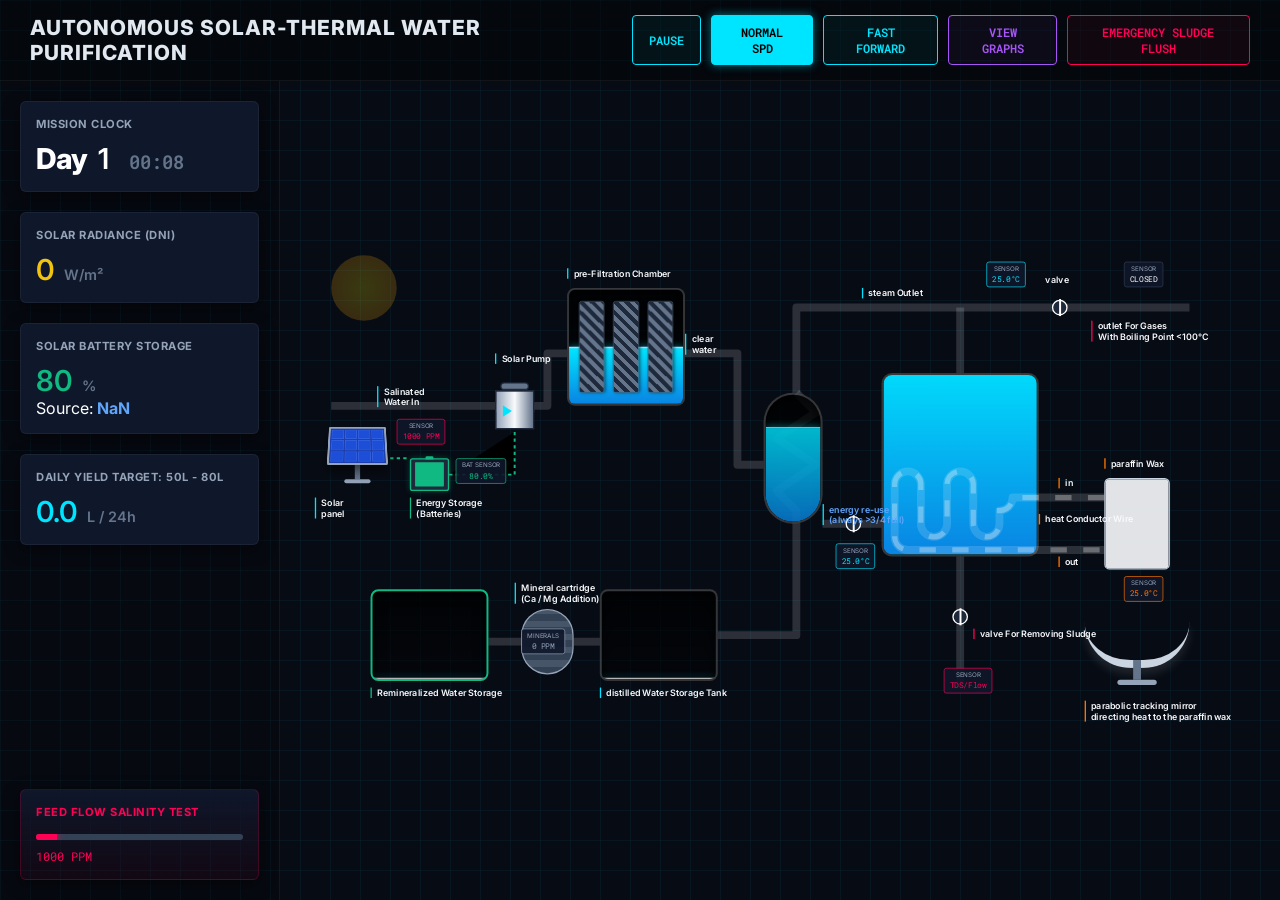
<file: simulation_working/webapp/index.html>
<!DOCTYPE html>
<html lang="en">
<head>
    <meta charset="UTF-8">
    <meta name="viewport" content="width=device-width, initial-scale=1.0">
    <title>Autonomous Solar-Thermal Water Purification</title>
    <link href="https://fonts.googleapis.com/css2?family=Roboto+Mono:wght@500;700&family=Inter:wght@400;500;700;800&display=swap" rel="stylesheet">
    <style>
        :root {
            --bg-dark: #070b14;
            --panel-bg: rgba(15, 23, 42, 0.6);
            --water: #00E5FF;
            --water-flow: #0984E3;
            --steam: #DFE6E9;
            --heat: #FF7600;
            --solar: #F1C40F;
            --warn: #FF0055;
            --text-main: #FFFFFF;
            --font-ui: 'Inter', sans-serif;
            --font-tech: 'Roboto Mono', monospace;
        }

        * { margin: 0; padding: 0; box-sizing: border-box; }
        
        body {
            background-color: var(--bg-dark);
            color: var(--text-main);
            font-family: var(--font-ui);
            height: 100vh;
            display: flex;
            flex-direction: column;
            overflow: hidden;
            background-image: 
                linear-gradient(rgba(0, 229, 255, 0.05) 1px, transparent 1px),
                linear-gradient(90deg, rgba(0, 229, 255, 0.05) 1px, transparent 1px);
            background-size: 30px 30px;
        }

        /* ----- TOP NAVBAR ----- */
        .navbar {
            display: flex;
            justify-content: space-between;
            align-items: center;
            padding: 15px 30px;
            background: rgba(0,0,0,0.4);
            border-bottom: 1px solid rgba(255,255,255,0.05);
            z-index: 100;
        }

        .navbar h1 {
            font-size: 1.3rem;
            font-weight: 800;
            text-transform: uppercase;
            letter-spacing: 1px;
            color: #E2E8F0;
        }

        .controls { display: flex; gap: 10px; }
        .btn { 
            padding: 8px 16px; 
            background: rgba(0,229,255,0.05); 
            border: 1px solid var(--water); 
            color: var(--water); 
            border-radius: 4px; 
            cursor: pointer; 
            font-weight: 600; 
            text-transform: uppercase; 
            font-size: 0.75rem; 
            transition: 0.2s;
            font-family: var(--font-tech);
        }
        .btn:hover, .btn.active { background: var(--water); color: #000; box-shadow: 0 0 10px rgba(0,229,255,0.5); }
        
        .btn-warn { border-color: var(--warn); color: var(--warn); background: rgba(255,0,85,0.05); }
        .btn-warn:hover { background: var(--warn); color: #fff; box-shadow: 0 0 10px rgba(255,0,85,0.5); }

        .btn-graph { border-color: #a855f7; color: #a855f7; background: rgba(168,85,247,0.05); }
        .btn-graph:hover { background: #a855f7; color: #fff; box-shadow: 0 0 10px rgba(168,85,247,0.5); }

        /* ----- LAYOUT ----- */
        .main-container {
            display: flex;
            flex: 1;
            position: relative;
            overflow: hidden;
        }

        /* ----- LEFT SIDEBAR ----- */
        .sidebar {
            width: 280px;
            padding: 20px;
            display: flex;
            flex-direction: column;
            gap: 20px;
            border-right: 1px solid rgba(255,255,255,0.05);
            background: rgba(0,0,0,0.2);
            z-index: 100;
        }

        .panel {
            background: #0f172a;
            border: 1px solid rgba(255,255,255,0.05);
            border-radius: 6px;
            padding: 15px;
            box-shadow: 0 4px 15px rgba(0,0,0,0.5);
        }

        .panel-title {
            font-size: 0.7rem;
            color: #94a3b8;
            text-transform: uppercase;
            font-weight: 700;
            margin-bottom: 10px;
            letter-spacing: 0.5px;
        }

        .panel-value {
            font-family: var(--font-ui);
            font-size: 1.8rem;
            font-weight: 800;
            color: #fff;
            display: flex;
            align-items: baseline;
            gap: 5px;
        }

        .panel-value span {
            font-size: 1rem;
            color: #64748b;
            font-weight: 600;
        }

        .val-solar { color: var(--solar); }
        .val-yield { color: var(--water); }
        .val-battery { color: #10B981; }

        .salinity-panel {
            margin-top: auto;
            border-color: rgba(255,0,85,0.2);
            background: linear-gradient(180deg, #0f172a 0%, rgba(255,0,85,0.05) 100%);
        }
        
        .salinity-panel .panel-title { color: var(--warn); }
        
        .salinity-bar-bg {
            height: 6px;
            background: #334155;
            border-radius: 3px;
            margin-top: 15px;
            position: relative;
            overflow: hidden;
        }
        .salinity-bar-fill {
            height: 100%;
            background: var(--warn);
            width: 50%;
            box-shadow: 0 0 10px var(--warn);
            transition: width 0.3s ease;
        }
        .salinity-val {
            font-family: var(--font-tech);
            font-size: 0.75rem;
            color: var(--warn);
            margin-top: 8px;
        }

        /* ----- MAIN SCHEMATIC CANVAS ----- */
        .canvas-wrapper {
            flex: 1;
            display: flex;
            justify-content: center;
            align-items: center;
            position: relative;
            overflow: hidden;
        }

        .diagram-stage {
            width: 1450px; /* slightly wider to give padding on the right */
            height: 800px;
            position: absolute;
            left: 50%;
            top: 50%;
            transform-origin: center center;
        }

        /* SVG Layout */
        .svg-board { position: absolute; top:0; left:0; width:100%; height:100%; pointer-events: none; z-index: 1;}
        .pipe { fill:none; stroke: rgba(255,255,255,0.15); stroke-width: 12; stroke-linejoin: round; }
        
        .flow { fill:none; stroke-width: 8; stroke-dasharray: 12 12; animation: flowAnim 1s linear infinite; }
        .f-water { stroke: var(--water); filter: drop-shadow(0 0 5px var(--water)); }
        .f-steam { stroke: var(--steam); filter: drop-shadow(0 0 6px var(--steam)); animation-duration: 0.6s; stroke-dasharray: 15 15; }
        .f-heat { stroke: var(--heat); filter: drop-shadow(0 0 10px var(--heat)); stroke-dasharray: 20 20; animation-duration: 2s; }
        .f-ray { stroke: rgba(241, 196, 15, 0.4); stroke-width: 3; }
        .f-dirty { stroke: #8B4513; animation-duration: 0.4s; }
        .f-battery { stroke: #10B981; stroke-width: 3; stroke-dasharray: 5 5; }
        
        @keyframes flowAnim { to { stroke-dashoffset: -24; } }

        /* HARDWARE COMPONENTS CSS */
        .hw { position: absolute; z-index: 5; }

        /* Sun */
        .hw-sun { left: 40px; top: 40px; width: 100px; height: 100px; border-radius: 50%; background: radial-gradient(#FFF700, #FF8C00); box-shadow: 0 0 60px #FF8C00; }

        /* Solar Panel */
        .hw-solar-panel { left: 30px; top: 300px; width: 100px; height: 100px; display: flex; flex-direction: column; align-items: center; }
        .sp-board { width: 90px; height: 60px; background: #1e40af; border: 3px solid #94a3b8; border-radius: 2px; display: grid; grid-template-columns: repeat(4, 1fr); grid-template-rows: repeat(3, 1fr); gap: 2px; padding: 2px; transform: perspective(200px) rotateX(15deg); box-shadow: 0 10px 15px rgba(0,0,0,0.5); }
        .sp-cell { background: #1d4ed8; border: 1px solid rgba(255,255,255,0.1); }
        .sp-stand { width: 8px; height: 25px; background: #64748b; margin-top: -3px; }
        .sp-base { width: 40px; height: 6px; background: #94a3b8; border-radius: 3px; }

        /* Solar Battery */
        .hw-battery { left: 160px; top: 350px; width: 60px; height: 50px; background: #1e293b; border: 2px solid #10B981; border-radius: 4px; display: flex; flex-direction: column; align-items: center; justify-content: center; box-shadow: 0 0 10px rgba(16, 185, 129, 0.3); }
        .bat-term { width: 12px; height: 5px; background: #10B981; border-radius: 2px 2px 0 0; position: absolute; top: -5px; }
        .bat-fill { width: 80%; height: 70%; background: #10B981; border-radius: 1px; transition: height 0.5s; position: absolute; bottom: 5px; }

        /* Parabolic Mirror */
        .hw-mirror { left: 1190px; top: 600px; width: 160px; height: 70px; border-bottom: 12px solid #cbd5e1; border-radius: 0 0 160px 160px; box-shadow: 0 10px 15px rgba(255,255,255,0.1); display: flex; flex-direction: column; align-items: center; justify-content: flex-end; }
        .mirror-stand { width: 12px; height: 30px; background: #64748b; position: absolute; top: 100%; left: 50%; transform: translateX(-50%); }
        .mirror-base { width: 60px; height: 8px; background: #94a3b8; border-radius: 4px; position: absolute; top: calc(100% + 30px); left: 50%; transform: translateX(-50%); }
        
        /* Solar Pump - Real-looking */
        .hw-pump { left: 290px; top: 230px; width: 60px; height: 80px; display: flex; flex-direction: column; align-items: center; justify-content: center; }
        .p-cap { width: 44px; height: 12px; background: #64748b; border: 2px solid #1e293b; border-radius: 6px; z-index: 2;}
        .p-body { width: 60px; height: 60px; background: linear-gradient(90deg, #94a3b8, #f8fafc, #64748b); border: 2px solid #1e293b; z-index: 1;}
        .p-pipe-cross { position: absolute; width:100%; height:12px; top: 38px; background: #334155; z-index:0;}

        /* Tanks Standard */
        .tank { border: 3px solid rgba(255,255,255,0.2); border-radius: 8px; background: linear-gradient(180deg, rgba(0,0,0,0.8), rgba(0,0,0,0.4)); overflow: hidden; box-shadow: inset 0 0 20px rgba(0,0,0,0.8); }
        .t-water { width: 100%; position: absolute; bottom: 0; background: linear-gradient(0deg, #0984E3, #00E5FF); transition: height 0.5s; border-top: 2px solid rgba(255,255,255,0.7); box-shadow: 0 -2px 10px rgba(0,229,255,0.4); }

        .hw-filter { left: 400px; top: 90px; width: 180px; height: 180px; border-radius: 12px; }
        .mesh-rods { position: absolute; top: 10%; left: 5%; width: 90%; height: 80%; display: flex; justify-content: space-around; z-index: 2; }
        .mesh-rod { width: 25%; height: 100%; border: 1px solid #475569; background: repeating-linear-gradient(45deg, #1e293b, #1e293b 6px, #64748b 6px, #64748b 12px); border-radius: 4px; box-shadow: 2px 0 5px rgba(0,0,0,0.5); }

        .hw-condenser { left: 700px; top: 250px; width: 90px; height: 200px; border-radius: 45px; }
        .hw-storage { left: 450px; top: 550px; width: 180px; height: 140px; border-radius: 12px; }
        .hw-mineral { left: 330px; top: 580px; width: 80px; height: 100px; border: 2px solid #94a3b8; border-radius: 40px; background: repeating-linear-gradient(0deg, #334155, #334155 10px, #475569 10px, #475569 20px); overflow: hidden; }
        .hw-storage-remin { left: 100px; top: 550px; width: 180px; height: 140px; border-radius: 12px; border-color: #10B981; }

        .hw-boiler { left: 880px; top: 220px; width: 240px; height: 280px; border-radius: 16px; }
        .f-wax-loop { fill:none; stroke-width: 8; stroke-dasharray: 25 25; animation: flowAnim 1.5s linear infinite; stroke: #f8fafc; transition: stroke 1s, filter 1s; }
        .steam-gas { position: absolute; top: 0; left: 0; width: 100%; height: 50%; background: radial-gradient(ellipse at top, rgba(223, 230, 233, 0.4) 0%, transparent 70%); animation: cloudPulse 2s infinite alternate; z-index: 1;}
        @keyframes cloudPulse { to { opacity: 0.6; transform: translateY(5px); } }
        .bubbles { position: absolute; bottom: 0; width: 100%; height: 100%; background-image: radial-gradient(circle, rgba(255,255,255,0.6) 2px, transparent 2px); background-size: 20px 25px; animation: boilAnim 0.5s linear infinite; z-index: 2; opacity:0; }
        @keyframes boilAnim { from {background-position: 0 25px;} to {background-position: 0 0;} }

        .hw-wax { left: 1220px; top: 380px; width: 100px; height: 140px; border-radius: 8px; border: 2px solid #cbd5e1; overflow: hidden; box-shadow: inset 0 0 15px rgba(0,0,0,0.3); background: rgba(255,255,255,0.05); }
        .wax-core { width: 100%; height: 100%; background: #f8fafc; transition: background 1s, box-shadow 1s; opacity: 0.9; }

        .t-valve { position: absolute; width: 24px; height: 24px; background: #1e293b; border: 2px solid #fff; border-radius: 50%; display: flex; justify-content: center; align-items: center; z-index: 10;}
        .t-valve::after { content: ''; width: 3px; height: 130%; background: #fff; transform: rotate(0deg); transition: 0.3s; }
        .t-valve.open::after { transform: rotate(90deg); background: var(--warn); }

        /* UI Pitch Labels */
        .ui-label {
            position: absolute;
            color: #f8fafc;
            font-size: 0.85rem;
            font-weight: 600;
            z-index: 50;
            white-space: nowrap;
        }

        .ui-label.has-line {
            border-left: 2px solid var(--water);
            padding-left: 8px;
        }

        .ui-label.heat-line { border-left-color: var(--heat); }
        .ui-label.warn-line { border-left-color: var(--warn); }
        .ui-label.bat-line { border-left-color: #10B981; }

        .sensor-box {
            position: absolute;
            background: rgba(15, 23, 42, 0.9);
            border: 1px solid var(--water);
            padding: 4px 8px;
            font-family: var(--font-tech);
            font-size: 0.75rem;
            color: var(--water);
            border-radius: 4px;
            z-index: 50;
            display: flex;
            flex-direction: column;
            align-items: center;
        }
        .sensor-box.heat { border-color: var(--heat); color: var(--heat); }
        .sensor-box.warn { border-color: var(--warn); color: var(--warn); }
        .sensor-box.bat { border-color: #10B981; color: #10B981; }
        .sensor-label { font-family: var(--font-ui); font-size: 0.6rem; color: #94a3b8; margin-bottom: 2px; text-transform: uppercase;}

        /* Modal for Graphs */
        .modal {
            display: none;
            position: fixed;
            top: 0; left: 0; width: 100%; height: 100%;
            background: rgba(0,0,0,0.85);
            z-index: 1000;
            justify-content: center;
            align-items: center;
        }
        .modal.active { display: flex; }
        .modal-content {
            background: #0f172a;
            padding: 20px;
            border-radius: 8px;
            border: 1px solid rgba(255,255,255,0.1);
            max-width: 90%;
            max-height: 90%;
            position: relative;
        }
        .modal-close {
            position: absolute; top: 10px; right: 15px;
            color: #fff; font-size: 24px; cursor: pointer;
            background: none; border: none;
        }
        .modal img { max-width: 100%; max-height: calc(90vh - 40px); object-fit: contain; }

        /* ----- RESPONSIVE ----- */
        @media (max-width: 1024px) {
            .main-container {
                flex-direction: column;
            }
            .sidebar {
                width: 100%;
                flex-direction: row;
                overflow-x: auto;
                padding: 10px;
                gap: 15px;
                border-right: none;
                border-bottom: 1px solid rgba(255,255,255,0.05);
            }
            .panel {
                flex: 0 0 auto;
                min-width: 220px;
            }
            .salinity-panel {
                margin-top: 0;
            }
        }
        @media (max-width: 768px) {
            .navbar {
                flex-direction: column;
                gap: 15px;
                text-align: center;
                padding: 15px;
            }
            .navbar h1 {
                font-size: 1.1rem;
            }
            .controls {
                flex-wrap: wrap;
                justify-content: center;
            }
            .btn {
                padding: 8px 12px;
                font-size: 0.7rem;
            }
        }

    </style>
</head>
<body>

    <!-- TOP NAVBAR -->
    <div class="navbar">
        <h1>Autonomous Solar-Thermal Water Purification</h1>
        <div class="controls">
            <button class="btn active" id="b-pause">Pause</button>
            <button class="btn" id="b-play">Normal Spd</button>
            <button class="btn" id="b-ff">Fast Forward</button>
            <button class="btn btn-graph" id="b-graph">View Graphs</button>
            <button class="btn btn-warn" id="b-flush">Emergency Sludge Flush</button>
        </div>
    </div>

    <div class="main-container">
        <!-- LEFT SIDEBAR -->
        <div class="sidebar">
            <div class="panel">
                <div class="panel-title">Mission Clock</div>
                <div class="panel-value">Day <span id="ui-day" style="color:#fff; font-size:1.8rem; margin: 0 5px;">1</span> <span id="ui-hr" style="font-size:1.2rem; font-family:var(--font-tech); margin-left:10px;">14:49</span></div>
            </div>
            
            <div class="panel">
                <div class="panel-title">Solar Radiance (DNI)</div>
                <div class="panel-value val-solar"><span id="ui-dni" style="color:var(--solar); font-size:1.8rem; margin-right:5px;">740</span> <span style="font-size:0.9rem;">W/m²</span></div>
            </div>

            <div class="panel">
                <div class="panel-title">Solar Battery Storage</div>
                <div class="panel-value val-battery"><span id="ui-bat" style="color:#10B981; font-size:1.8rem; margin-right:5px;">80</span> <span style="font-size:0.9rem;">%</span></div>
                <div class="panel-sub">Source: <span id="ui-power-source" style="color:#60A5FA; font-weight:bold;">SOLAR</span></div>
            </div>

            <div class="panel">
                <div class="panel-title">Daily Yield Target: 50L - 80L</div>
                <div class="panel-value val-yield"><span id="ui-yield" style="color:var(--water); font-size:1.8rem; margin-right:5px;">0.0</span> <span style="font-size:0.9rem;">L / 24h</span></div>
            </div>

            <div class="panel salinity-panel">
                <div class="panel-title">Feed Flow Salinity Test</div>
                <div class="salinity-bar-bg">
                    <div class="salinity-bar-fill" id="ui-tds-bar"></div>
                </div>
                <div class="salinity-val"><span id="ui-tds">4854</span> PPM</div>
            </div>
        </div>

        <!-- MAIN SCHEMATIC CANVAS -->
        <div class="canvas-wrapper">
            <div class="diagram-stage">
                
                <!-- SVG PIPES & FLOWS -->
                <svg class="svg-board" viewBox="0 0 1450 800">
                    <defs>
                        <marker id="arrow" viewBox="0 0 10 10" refX="5" refY="5" markerWidth="4" markerHeight="4" orient="auto-start-reverse">
                            <path d="M 0 0 L 10 5 L 0 10 z" fill="rgba(241, 196, 15, 0.8)" />
                        </marker>
                    </defs>
                    <path class="f-ray" id="ray-1" d="M 1210 590 L 1240 530" marker-end="url(#arrow)" />
                    <path class="f-ray" id="ray-2" d="M 1270 600 L 1270 530" marker-end="url(#arrow)" />
                    <path class="f-ray" id="ray-3" d="M 1330 590 L 1300 530" marker-end="url(#arrow)" />
                    
                    <!-- ray from sun to solar panel -->
                    <path class="f-ray" id="ray-4" d="M 80 140 L 70 300" marker-end="url(#arrow)" />

                    <!-- Battery wires -->
                    <path class="f-battery" d="M 130 350 L 160 350" />
                    <path class="f-battery" d="M 220 375 L 320 375 L 320 310" />

                    <path class="pipe" d="M 40 270 L 320 270" />
                    <path class="flow f-water" id="f-in" d="M 40 270 L 320 270" />

                    <path class="pipe" d="M 320 270 L 370 270 L 370 190 L 400 190" />
                    <path class="flow f-water" id="f-p2f" d="M 320 270 L 370 270 L 370 190 L 400 190" />

                    <path class="pipe" d="M 580 190 L 660 190 L 660 360 L 700 360" />
                    <path class="flow f-water" id="f-f2c" d="M 580 190 L 660 190 L 660 360 L 700 360" />

                    <path class="pipe" d="M 790 450 L 880 450" />
                    <path class="flow f-water" id="f-c2b" d="M 790 450 L 880 450" />

                    <path class="pipe" d="M 1000 220 L 1000 120" />
                    <path class="flow f-steam" id="f-steam-up" d="M 1000 220 L 1000 120" />

                    <path class="pipe" d="M 1000 120 L 750 120 L 750 250" />
                    <path class="flow f-steam" id="f-steam-cond" d="M 1000 120 L 750 120 L 750 250" />
                    
                    <path class="pipe" d="M 750 250 L 780 280 L 720 320 L 780 360 L 720 400 L 750 430 L 750 470" stroke-width="6" />
                    <path class="flow f-water" id="f-coil" style="stroke:#fff" d="M 750 250 L 780 280 L 720 320 L 780 360 L 720 400 L 750 430 L 750 470" stroke-width="4" />

                    <path class="pipe" d="M 1000 120 L 1350 120" />
                    <path class="flow f-steam" id="f-steam-vent" style="stroke: var(--warn); filter: drop-shadow(0 0 5px var(--warn));" d="M 1000 120 L 1350 120" />

                    <!-- Condenser to distilled storage -->
                    <path class="pipe" d="M 750 470 L 750 620 L 630 620" />
                    <path class="flow f-water" id="f-store" d="M 750 470 L 750 620 L 630 620" />

                    <!-- Distilled storage to mineral cartridge to remineralized storage -->
                    <path class="pipe" d="M 450 630 L 410 630" />
                    <path class="flow f-water" id="f-to-mineral" d="M 450 630 L 410 630" />
                    <path class="pipe" d="M 330 630 L 280 630" />
                    <path class="flow f-water" id="f-to-remin" d="M 330 630 L 280 630" />

                    <path class="pipe" d="M 1000 500 L 1000 700" />
                    <path class="flow f-dirty" id="f-drain" d="M 1000 500 L 1000 700" />
                </svg>

                <svg class="svg-board" viewBox="0 0 1450 800" style="z-index: 6;">
                    <path class="pipe" d="M 1220 410 L 1080 410 A 20 20 0 0 1 1060 430 L 1060 450 A 20 20 0 0 1 1020 450 L 1020 390 A 20 20 0 0 0 980 390 L 980 450 A 20 20 0 0 1 940 450 L 940 390 A 20 20 0 0 0 900 390 L 900 470 A 20 20 0 0 0 920 490 L 1220 490" stroke-width="14" />
                    <path class="flow f-wax-loop" id="f-wax-loop" d="M 1220 410 L 1080 410 A 20 20 0 0 1 1060 430 L 1060 450 A 20 20 0 0 1 1020 450 L 1020 390 A 20 20 0 0 0 980 390 L 980 450 A 20 20 0 0 1 940 450 L 940 390 A 20 20 0 0 0 900 390 L 900 470 A 20 20 0 0 0 920 490 L 1220 490" />
                </svg>

                <!-- HARDWARE DIVS -->
                <div class="hw hw-sun" id="d-sun"></div>
                
                <div class="hw hw-solar-panel">
                    <div class="sp-board">
                        <div class="sp-cell"></div><div class="sp-cell"></div><div class="sp-cell"></div><div class="sp-cell"></div>
                        <div class="sp-cell"></div><div class="sp-cell"></div><div class="sp-cell"></div><div class="sp-cell"></div>
                        <div class="sp-cell"></div><div class="sp-cell"></div><div class="sp-cell"></div><div class="sp-cell"></div>
                    </div>
                    <div class="sp-stand"></div>
                    <div class="sp-base"></div>
                </div>

                <div class="hw hw-battery">
                    <div class="bat-term"></div>
                    <div class="bat-fill" id="bat-level"></div>
                </div>

                <div class="hw hw-mirror">
                    <div class="mirror-stand"></div>
                    <div class="mirror-base"></div>
                </div>
                
                <div class="hw hw-pump">
                    <div class="p-cap"></div>
                    <div class="p-body">
                        <svg viewBox="0 0 24 24" fill="var(--water)" width="30" height="30" style="margin-top:15px;"><path d="M8 5v14l11-7z"/></svg>
                    </div>
                    <div class="p-pipe-cross"></div>
                </div>

                <div class="hw tank hw-filter">
                    <div class="t-water" id="lvl-filter" style="height: 60%;"></div>
                    <div class="mesh-rods">
                        <div class="mesh-rod"></div><div class="mesh-rod"></div><div class="mesh-rod"></div>
                    </div>
                </div>

                <div class="hw tank hw-condenser">
                    <div class="t-water" style="height: 75%; opacity: 0.8; border-radius: 0 0 45px 45px;"></div>
                </div>

                <div class="hw tank hw-boiler">
                    <div class="steam-gas" id="d-steam"></div>
                    <div class="bubbles" id="d-bubbles"></div>
                    <div class="t-water" id="lvl-boiler" style="height: 40%;"></div>
                </div>

                <div class="hw hw-wax">
                    <div class="wax-core" id="d-wax"></div>
                </div>

                <div class="hw tank hw-storage">
                    <div class="t-water" id="lvl-storage" style="height: 15%;"></div>
                </div>

                <div class="hw hw-mineral"></div>

                <div class="hw tank hw-storage-remin">
                    <div class="t-water" id="lvl-storage-remin" style="height: 12%;"></div>
                </div>

                <!-- VALVES -->
                <div class="t-valve" id="v-gas" style="left: 1140px; top: 108px;"></div>
                <div class="t-valve" id="v-warm" style="left: 825px; top: 438px;"></div>
                <div class="t-valve" id="v-sludge" style="left: 988px; top: 580px;"></div>

                <!-- LABELS -->
                <div class="ui-label has-line" style="top: 410px; left: 15px;">Solar<br>panel</div>
                <div class="ui-label has-line bat-line" style="top: 410px; left: 160px;">Energy Storage<br>(Batteries)</div>
                <div class="ui-label has-line heat-line" style="top: 720px; left: 1190px;">parabolic tracking mirror<br>directing heat to the paraffin wax</div>
                <div class="ui-label has-line" style="top: 60px; left: 400px;">pre-Filtration Chamber</div>
                
                <div class="ui-label has-line" style="top: 190px; left: 290px;">Solar Pump</div>
                <div class="ui-label has-line" style="top: 240px; left: 110px;">Salinated<br>Water In</div>
                
                <div class="ui-label has-line" style="top: 160px; left: 580px;">clear<br>water</div>
                
                <div class="ui-label has-line" style="top: 90px; left: 850px;">steam Outlet</div>
                
                <div class="ui-label has-line" style="top: 420px; left: 790px; color:#60A5FA;">energy re-use<br>(always &gt;3/4 full)</div>
                
                <div class="ui-label has-line" style="top: 700px; left: 450px;">distilled Water Storage Tank</div>
                <div class="ui-label has-line" style="top: 540px; left: 320px;">Mineral cartridge<br>(Ca / Mg Addition)</div>
                <div class="ui-label has-line" style="top: 700px; left: 100px; border-left-color:#10B981;">Remineralized Water Storage</div>
                
                <div class="ui-label has-line heat-line" style="top: 435px; left: 1120px;">heat Conductor Wire</div>
                <div class="ui-label has-line heat-line" style="top: 380px; left: 1150px;">in</div>
                <div class="ui-label has-line heat-line" style="top: 500px; left: 1150px;">out</div>
                <div class="ui-label has-line heat-line" style="top: 350px; left: 1220px;">paraffin Wax</div>
                
                <div class="ui-label" style="top: 70px; left: 1130px;">valve</div>
                <div class="ui-label has-line warn-line" style="top: 140px; left: 1200px;">outlet For Gases<br>With Boiling Point &lt;100°C</div>
                
                <div class="ui-label has-line warn-line" style="top: 610px; left: 1020px;">valve For Removing Sludge</div>

                <!-- SENSORS (Boxes) -->
                <div class="sensor-box" style="top: 50px; left: 1040px;">
                    <div class="sensor-label">SENSOR</div>
                    <div id="l-steam">100.0°C</div>
                </div>
                
                <div class="sensor-box" style="top: 50px; left: 1250px; color:var(--text-main); border-color:#334155;">
                    <div class="sensor-label">SENSOR</div>
                    <div id="l-vent">CLOSED</div>
                </div>

                <div class="sensor-box bat" style="top: 350px; left: 230px;">
                    <div class="sensor-label">BAT SENSOR</div>
                    <div id="l-bat">80.0%</div>
                </div>

                <div class="sensor-box" style="top: 480px; left: 810px;">
                    <div class="sensor-label">SENSOR</div>
                    <div id="l-warm">40.0°C</div>
                </div>
                
                <div class="sensor-box warn" style="top: 670px; left: 975px;">
                    <div class="sensor-label">SENSOR</div>
                    <div id="l-sludge">TDS/Flow</div>
                </div>
                
                <div class="sensor-box warn" style="top: 290px; left: 140px;">
                    <div class="sensor-label">SENSOR</div>
                    <div id="l-tds-sensor">8016 PPM</div>
                </div>
                
                <div class="sensor-box heat" style="top: 530px; left: 1250px;">
                    <div class="sensor-label">SENSOR</div>
                    <div id="l-wax-t">116.5°C</div>
                </div>

                <div class="sensor-box" style="top: 610px; left: 330px; border-color:#94a3b8; color:#94a3b8;">
                    <div class="sensor-label">MINERALS</div>
                    <div id="l-mineral">50 PPM</div>
                </div>

            </div>
        </div>
    </div>

    <!-- GRAPH MODAL -->
    <div class="modal" id="graph-modal">
        <div class="modal-content">
            <button class="modal-close" id="b-close-graph">&times;</button>
            <img src="../simulation_graphs.png" alt="Simulation Graphs" onerror="this.src='simulation_graphs.png'; this.onerror=null;">
        </div>
    </div>

    <script>
        function resize() {
            const wrap = document.querySelector('.canvas-wrapper');
            const stage = document.querySelector('.diagram-stage');
            const scale = Math.min(wrap.clientWidth / 1450, wrap.clientHeight / 800);
            stage.style.transform = `translate(-50%, -50%) scale(${scale * 0.95})`;
        }
        window.addEventListener('resize', resize);
        resize();

        // UI Controls
        const graphModal = document.getElementById('graph-modal');
        document.getElementById('b-graph').onclick = () => graphModal.classList.add('active');
        document.getElementById('b-close-graph').onclick = () => graphModal.classList.remove('active');

        // Simulation Linkage (Reading CSV data exported by python)
        let simData = [];
        let simIndex = 0;
        let loopCount = 0;
        let isRunning = false;
        let speedMultiplier = 1;

        async function loadSimulationData() {
            try {
                // Try parent dir first, then current dir
                let resp = await fetch('../simulation_results.csv');
                if(!resp.ok) resp = await fetch('simulation_results.csv');
                if(!resp.ok) throw new Error("CSV not found");
                
                const text = await resp.text();
                const lines = text.trim().split('\n');
                const headers = lines[0].split(',');
                
                simData = lines.slice(1).map(line => {
                    const vals = line.split(',');
                    let obj = {};
                    headers.forEach((h, i) => obj[h.trim()] = parseFloat(vals[i]));
                    return obj;
                });
                
                if(simData.length > 0) {
                    setSpd(document.getElementById('b-play'), 1);
                    requestAnimationFrame(playbackLoop);
                }
            } catch(e) {
                console.log("Could not load Python simulation data. Running fallback JS physics.");
                startJSPhysicsFallback();
            }
        }

        document.getElementById('b-pause').onclick = function() { setSpd(this, 0); };
        document.getElementById('b-play').onclick = function() { setSpd(this, 1); };
        document.getElementById('b-ff').onclick = function() { setSpd(this, 10); };
        
        function setSpd(el, s) {
            document.querySelectorAll('.navbar .controls .btn:not(.btn-graph):not(.btn-warn)').forEach(b => b.classList.remove('active'));
            el.classList.add('active');
            speedMultiplier = s;
            isRunning = s > 0;
        }

        let forceFlush = false;
        const bFlush = document.getElementById('b-flush');
        bFlush.onmousedown = () => forceFlush = true;
        bFlush.onmouseup = () => forceFlush = false;
        bFlush.onmouseleave = () => forceFlush = false;

        let lastTime = 0;
        function playbackLoop(timestamp) {
            if (!lastTime) lastTime = timestamp;
            const delta = timestamp - lastTime;
            
            if (isRunning && simData.length > 0) {
                if (delta > (100 / speedMultiplier)) {
                    simIndex++;
                    if (simIndex >= simData.length) {
                        simIndex = 0; // loop
                        loopCount++;
                    }
                    
                    let currentData = { ...simData[simIndex] };
                    
                    if (loopCount > 0) {
                        let maxTime = simData[simData.length-1].time_hr;
                        let maxYield = simData[simData.length-1].total_distilled_L;
                        currentData.time_hr += loopCount * maxTime;
                        currentData.total_distilled_L += loopCount * maxYield;
                    }

                    updateDOMfromData(currentData);
                    lastTime = timestamp;
                }
            }
            requestAnimationFrame(playbackLoop);
        }

        function updateDOMfromData(data) {
            if (!data || data.time_hr === undefined) return;
            let hr = data.time_hr;
            let day = Math.floor(hr / 24) + 1;
            let timeOfDay = hr % 24;
            let hh = Math.floor(timeOfDay); 
            let mm = Math.floor((timeOfDay-hh)*60);
            
            document.getElementById('ui-day').innerText = day;
            document.getElementById('ui-hr').innerText = `${hh.toString().padStart(2,'0')}:${mm.toString().padStart(2,'0')}`;
            
            let dni = (data.q_solar_kw * 1000) / (2.0 * 0.85); 
            document.getElementById('ui-dni').innerText = Math.round(dni);
            
            let tds = data.tds_ppm;
            document.getElementById('ui-tds').innerText = Math.round(tds);
            let tdsPercent = Math.min(100, (tds / 10000) * 100);
            document.getElementById('ui-tds-bar').style.width = tdsPercent + '%';
            document.getElementById('l-tds-sensor').innerText = Math.round(tds) + " PPM";
            
            let yieldVol = data.total_distilled_L;
            document.getElementById('ui-yield').innerText = yieldVol.toFixed(1);
            
            let t_boiler = data.t_boiler;
            let t_pcm = data.t_pcm;
            let pcm_melt = data.pcm_melt;
            let boiler_vol = data.boiler_vol;
            let bat_soc = data.battery_soc || 0;
            let mineral_ppm = data.mineral_ppm || 0;

            // Sensors
            document.getElementById('l-warm').innerText = (t_boiler > 30 ? (t_boiler*0.4).toFixed(1) : "25.0") + "°C";
            document.getElementById('l-steam').innerText = t_boiler > 50 ? t_boiler.toFixed(1) + "°C" : "25.0°C";
            document.getElementById('l-wax-t').innerText = t_pcm.toFixed(1) + "°C";
            document.getElementById('ui-bat').innerText = data.battery_soc.toFixed(1);
            document.getElementById('ui-power-source').innerText = data.power_source;
            document.getElementById('ui-power-source').style.color = data.power_source === 'SOLAR' ? '#F1C40F' : (data.power_source === 'HYBRID' ? '#10B981' : '#60A5FA');
            document.getElementById('l-bat').innerText = bat_soc.toFixed(1) + "%";
            document.getElementById('ui-bat').innerText = Math.round(bat_soc);
            document.getElementById('bat-level').style.height = bat_soc + "%";
            document.getElementById('l-mineral').innerText = mineral_ppm > 0 ? mineral_ppm.toFixed(0) + " PPM" : "0 PPM";

            let venting = t_boiler < 99 && t_boiler > 50;
            document.getElementById('l-vent').innerText = venting ? "OPEN (VOCs)" : "CLOSED";
            
            let draining = tds > 10000 || forceFlush;

            let feed = boiler_vol < 15 && bat_soc > 5 ? 0.1 : 0; 
            let q_b = (t_pcm > t_boiler) ? 1 : 0; 
            let prate = t_boiler >= 100 ? 1 : 0;

            // Flows
            let sO = (id, c) => {
                let el = document.getElementById(id);
                if(el) el.style.opacity = c ? 1 : 0;
            };
            sO('f-in', feed>0 || draining); 
            sO('f-p2f', feed>0 || draining); 
            sO('f-f2c', feed>0 || draining); 
            sO('f-c2b', feed>0 || draining);

            let sOp = t_boiler>50;
            sO('f-steam-up', sOp);
            sO('f-steam-cond', sOp && !venting);
            sO('f-coil', sOp && !venting);
            sO('f-store', prate>0 && !venting);
            sO('f-to-mineral', prate>0 && !venting);
            sO('f-to-remin', prate>0 && !venting);
            sO('f-steam-vent', sOp && venting);
            sO('f-drain', draining);
            
            let d_b = document.getElementById('d-bubbles');
            d_b.style.opacity = t_boiler>=100 ? 1 : 0;
            document.getElementById('d-steam').style.opacity = t_boiler>90 ? 1:0;
            // Valves
            if(venting) document.getElementById('v-gas').classList.add('open'); else document.getElementById('v-gas').classList.remove('open');
            if(draining) document.getElementById('v-sludge').classList.add('open'); else document.getElementById('v-sludge').classList.remove('open');
            if(feed>0 || draining) document.getElementById('v-warm').classList.add('open'); else document.getElementById('v-warm').classList.remove('open');

            // Wax Colors
            let dw = document.getElementById('d-wax');
            let loop = document.getElementById('f-wax-loop');
            let waxColor = '#f8fafc';
            let waxShadow = 'none';

            if(t_pcm<65) {
                dw.style.background = '#f8fafc'; 
                dw.style.boxShadow = 'none';
            }
            else if(t_pcm<84) {
                waxColor = '#fef08a';
                waxShadow = 'drop-shadow(0 0 5px rgba(245, 158, 11, 0.4))';
                dw.style.background = '#fef08a';
                dw.style.boxShadow = 'inset 0 0 15px rgba(245, 158, 11, 0.2)';
            }
            else {
                let l = 60 + pcm_melt*20;
                waxColor = `hsl(45, 90%, ${l}%)`;
                waxShadow = `drop-shadow(0 0 ${5+pcm_melt*10}px hsl(45, 90%, 60%))`;
                dw.style.background = waxColor;
                dw.style.boxShadow = `inset 0 0 20px rgba(245, 158, 11, 0.4), 0 0 ${10+pcm_melt*30}px hsl(45, 90%, 60%)`;
            }

            if(loop) {
                loop.style.stroke = waxColor;
                loop.style.filter = waxShadow;
                loop.style.opacity = q_b ? 1 : 0.3;
                loop.style.animationPlayState = q_b ? 'running' : 'paused';
            }

            // Rays & Sun
            let raysOp = Math.max(0, dni/1000) * 0.8;
            document.getElementById('ray-1').style.opacity = raysOp;
            document.getElementById('ray-2').style.opacity = raysOp;
            document.getElementById('ray-3').style.opacity = raysOp;
            let ray4 = document.getElementById('ray-4');
            if(ray4) ray4.style.opacity = raysOp;
            
            let dsun = document.getElementById('d-sun');
            dsun.style.opacity = 0.2 + raysOp;
            dsun.style.boxShadow = `0 0 ${raysOp*100}px #FF8C00`;

            document.getElementById('lvl-boiler').style.height = `${(boiler_vol/20)*100}%`;
            document.getElementById('lvl-storage').style.height = `${Math.min(100, (yieldVol/50)*100)}%`;
            document.getElementById('lvl-storage-remin').style.height = `${Math.min(100, (yieldVol/50)*100)}%`;
            document.getElementById('lvl-filter').style.height = (feed>0||draining) ? '70%':'50%';
        }

        // Initialize
        loadSimulationData();

        // ----------------------------------------------------
        // FALLBACK JS PHYSICS (In case CSV isn't available)
        // ----------------------------------------------------
        function startJSPhysicsFallback() {
            // Include original physics if needed...
            console.log("Fallback physics started.");
            let f_t_sec = 6 * 3600;
            let f_p_t_pcm = 25.0, f_p_melt = 0.0;
            let f_p_t_boiler = 25.0, f_p_m_boiler = 10.0;
            let f_p_tds = 1000.0, f_p_yield = 0.0;
            
            isRunning = true; speedMultiplier = 240;

            let flT = 0;
            function floop(t) {
                if(!flT) flT=t;
                let dr = (t-flT)/1000; flT=t;
                if(isRunning && dr<0.2) {
                    let dt = dr * speedMultiplier;
                    f_t_sec += dt;
                    let hr = f_t_sec / 3600;

                    let dni = (hr%24>=6 && hr%24<=18) ? 1000 * Math.sin(Math.PI*(hr%24-6)/12) : 0;
                    let q_sol = (dni * 8 * 0.7) / 1000;
                    let q_b = (f_p_t_pcm > f_p_t_boiler) ? 0.25*(f_p_t_pcm - f_p_t_boiler) : 0;
                    
                    let q_net = q_sol - q_b;
                    let e = q_net * dt;
                    
                    if (f_p_t_pcm < 85) {
                        f_p_t_pcm += e / (80*2.1);
                        if(f_p_t_pcm > 85){ f_p_melt += (f_p_t_pcm-85)*2.1/210; f_p_t_pcm=85; }
                    } else if (Math.abs(f_p_t_pcm - 85)<0.1 && f_p_melt>=0 && f_p_melt<=1) {
                        f_p_melt += e / (80*210);
                        if(f_p_melt > 1){ f_p_t_pcm += (f_p_melt-1)*210/2.4; f_p_melt=1; }
                        else if(f_p_melt < 0){ f_p_t_pcm -= Math.abs(f_p_melt)*210/2.1; f_p_melt=0; }
                    } else {
                        f_p_t_pcm += e / (80*2.4);
                        if(f_p_t_pcm < 85){ f_p_melt -= (85-f_p_t_pcm)*2.4/210; f_p_t_pcm=85; }
                    }
                    if(f_p_t_pcm<25) { f_p_t_pcm=25; f_p_melt=0; }

                    let is_draining = f_p_tds > 10000 || forceFlush;
                    let feed = (f_p_m_boiler < 5) ? 0.1 : 0;
                    if(is_draining) { f_p_m_boiler-=(0.5*dt); if(f_p_m_boiler<1) f_p_m_boiler=1; feed=0.1; }

                    let dm = feed*dt;
                    if(dm>0 && f_p_m_boiler<20) {
                        let pe = f_p_m_boiler*f_p_t_boiler;
                        let ps = f_p_m_boiler*f_p_tds;
                        f_p_m_boiler += dm;
                        f_p_t_boiler = (pe + dm*25)/f_p_m_boiler;
                        f_p_tds = (ps + dm*1000)/f_p_m_boiler;
                    }

                    f_p_t_boiler += (q_b*dt)/(f_p_m_boiler*4.184);
                    let prate = 0;
                    if(f_p_t_boiler>100) {
                        let sm = (f_p_t_boiler-100)*f_p_m_boiler*4.184/2260;
                        f_p_t_boiler=100;
                        if(sm>f_p_m_boiler) sm=f_p_m_boiler;
                        prate = sm/dt;
                        let ms = f_p_m_boiler*f_p_tds;
                        f_p_m_boiler -= sm;
                        if(f_p_m_boiler>0) f_p_tds = ms/f_p_m_boiler;
                    }

                    let venting = f_p_t_boiler < 99 && f_p_t_boiler > 50;
                    if(!venting && prate>0) f_p_yield += prate*dt;

                    updateDOMfromData({
                        time_hr: hr,
                        q_solar_kw: q_sol,
                        t_pcm: f_p_t_pcm,
                        pcm_melt: f_p_melt,
                        t_boiler: f_p_t_boiler,
                        boiler_vol: f_p_m_boiler,
                        tds_ppm: f_p_tds,
                        total_distilled_L: f_p_yield
                    });
                }
                requestAnimationFrame(floop);
            }
            requestAnimationFrame(floop);
        }
    </script>
</body>
</html>
</file>
